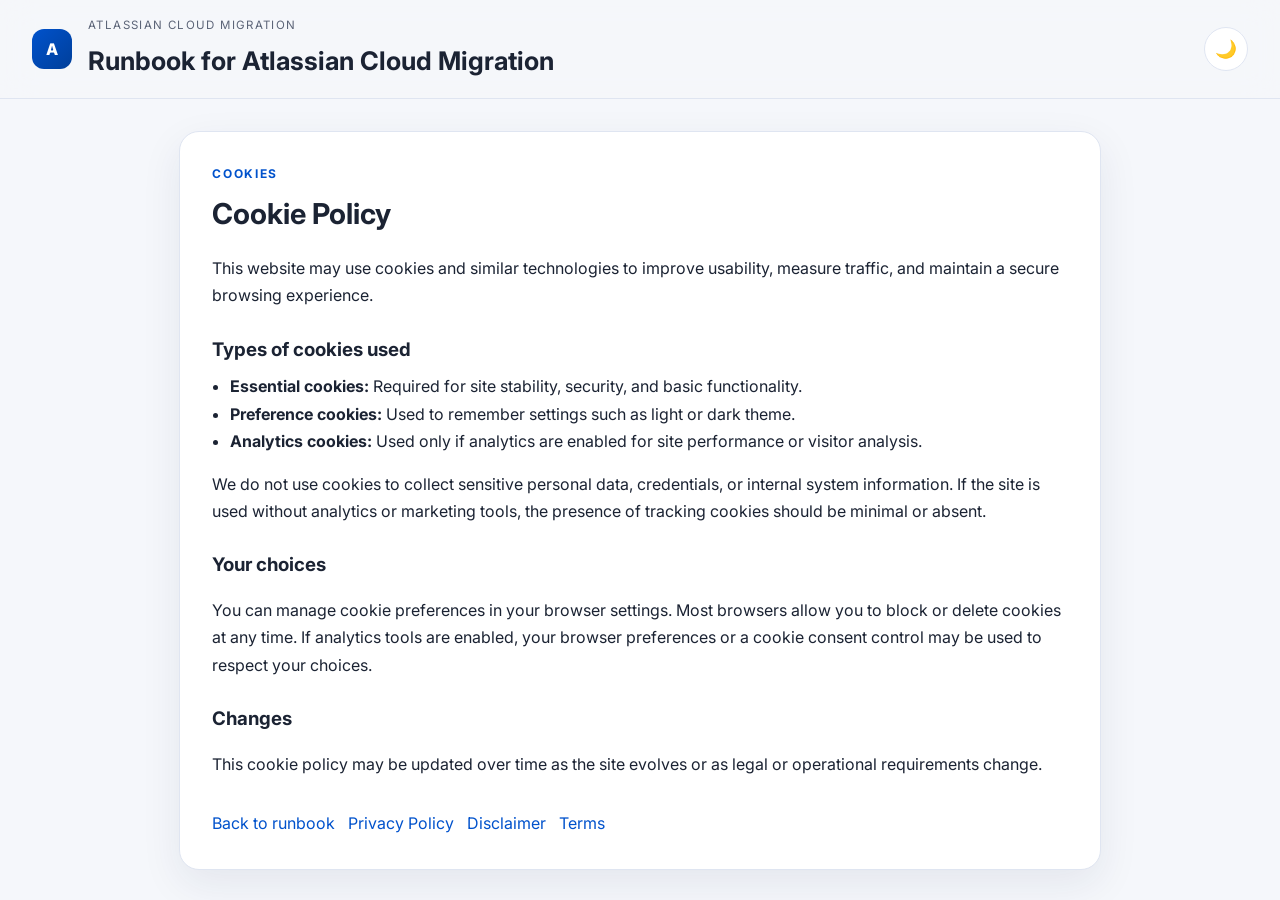
<file: cookie-policy.html>
<!DOCTYPE html>
<html lang="en">
  <head>
    <meta charset="UTF-8" />
    <meta name="viewport" content="width=device-width, initial-scale=1.0" />
    <title>Cookie Policy | Runbook for Atlassian Cloud Migration</title>
    <meta name="description" content="Cookie policy for the Atlassian Cloud migration runbook website." />
    <link rel="preconnect" href="https://fonts.googleapis.com" />
    <link rel="preconnect" href="https://fonts.gstatic.com" crossorigin />
    <link href="https://fonts.googleapis.com/css2?family=Inter:wght@400;500;600;700;800&display=swap" rel="stylesheet" />
    <link rel="stylesheet" href="styles.css" />
  </head>
  <body class="legal-page-body" data-theme="light">
    <header class="topbar legal-header">
      <div class="brand-wrap">
        <div class="brand-mark">A</div>
        <div>
          <p class="eyebrow">Atlassian Cloud Migration</p>
          <h1>Runbook for Atlassian Cloud Migration</h1>
        </div>
      </div>
      <div class="header-actions">
        <button id="themeToggle" class="theme-toggle" type="button" aria-label="Toggle color theme">
          <span class="toggle-icon">🌙</span>
        </button>
      </div>
    </header>

    <main class="legal-shell">
      <article class="legal-card">
        <p class="section-kicker">Cookies</p>
        <h2>Cookie Policy</h2>

        <p>This website may use cookies and similar technologies to improve usability, measure traffic, and maintain a secure browsing experience.</p>

        <h3>Types of cookies used</h3>
        <ul class="check-list">
          <li><strong>Essential cookies:</strong> Required for site stability, security, and basic functionality.</li>
          <li><strong>Preference cookies:</strong> Used to remember settings such as light or dark theme.</li>
          <li><strong>Analytics cookies:</strong> Used only if analytics are enabled for site performance or visitor analysis.</li>
        </ul>

        <p>We do not use cookies to collect sensitive personal data, credentials, or internal system information. If the site is used without analytics or marketing tools, the presence of tracking cookies should be minimal or absent.</p>

        <h3>Your choices</h3>
        <p>You can manage cookie preferences in your browser settings. Most browsers allow you to block or delete cookies at any time. If analytics tools are enabled, your browser preferences or a cookie consent control may be used to respect your choices.</p>

        <h3>Changes</h3>
        <p>This cookie policy may be updated over time as the site evolves or as legal or operational requirements change.</p>

        <div class="legal-links">
          <a href="index.html">Back to runbook</a>
          <a href="privacy-policy.html">Privacy Policy</a>
          <a href="disclaimer.html">Disclaimer</a>
          <a href="terms.html">Terms</a>
        </div>
      </article>
    </main>

    <script src="app.js"></script>
  </body>
</html>
</file>
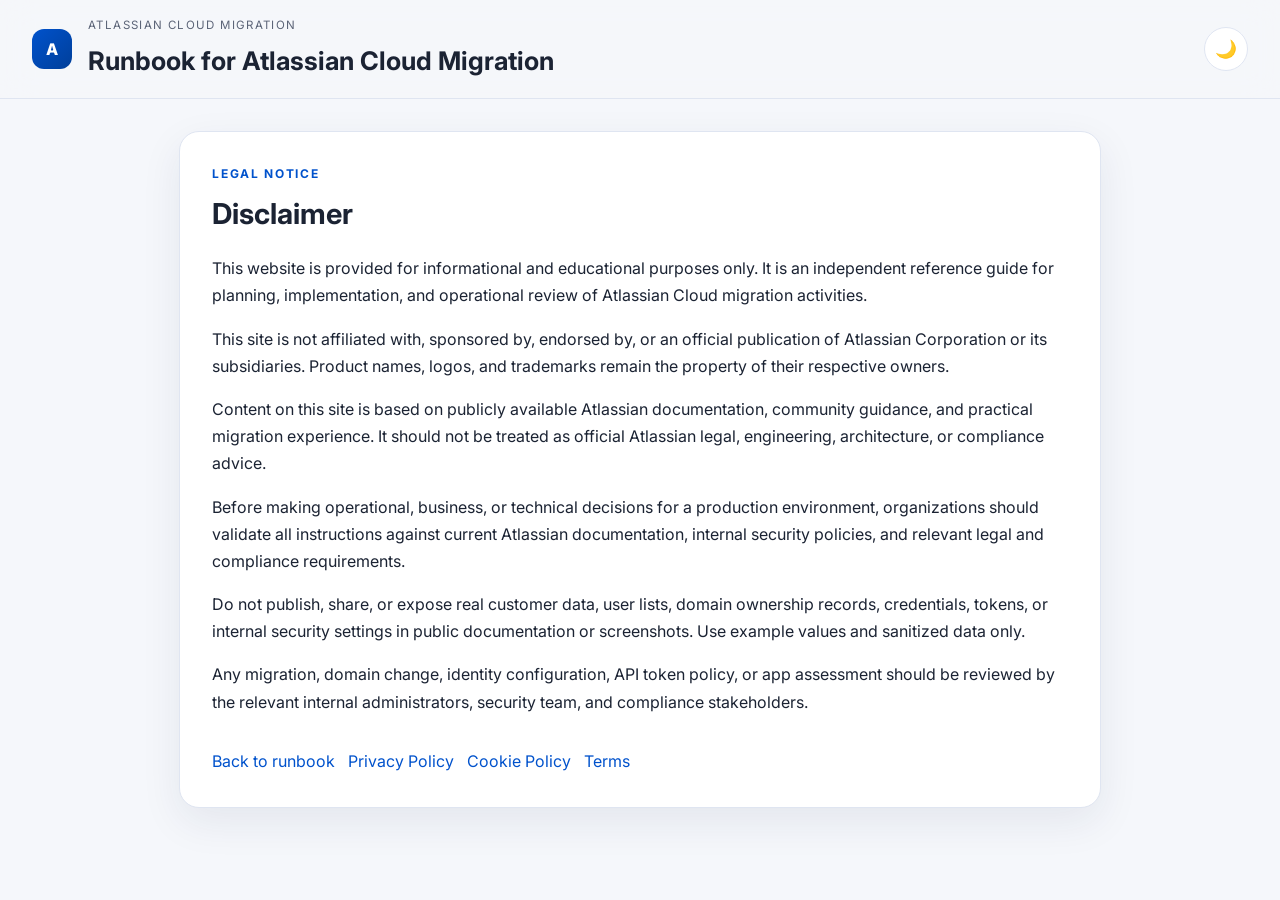
<file: disclaimer.html>
<!DOCTYPE html>
<html lang="en">
  <head>
    <meta charset="UTF-8" />
    <meta name="viewport" content="width=device-width, initial-scale=1.0" />
    <title>Disclaimer | Runbook for Atlassian Cloud Migration</title>
    <meta name="description" content="Disclaimer for the Atlassian Cloud migration runbook website." />
    <link rel="preconnect" href="https://fonts.googleapis.com" />
    <link rel="preconnect" href="https://fonts.gstatic.com" crossorigin />
    <link href="https://fonts.googleapis.com/css2?family=Inter:wght@400;500;600;700;800&display=swap" rel="stylesheet" />
    <link rel="stylesheet" href="styles.css" />
  </head>
  <body class="legal-page-body" data-theme="light">
    <header class="topbar legal-header">
      <div class="brand-wrap">
        <div class="brand-mark">A</div>
        <div>
          <p class="eyebrow">Atlassian Cloud Migration</p>
          <h1>Runbook for Atlassian Cloud Migration</h1>
        </div>
      </div>
      <div class="header-actions">
        <button id="themeToggle" class="theme-toggle" type="button" aria-label="Toggle color theme">
          <span class="toggle-icon">🌙</span>
        </button>
      </div>
    </header>

    <main class="legal-shell">
      <article class="legal-card">
        <p class="section-kicker">Legal notice</p>
        <h2>Disclaimer</h2>

        <p>This website is provided for informational and educational purposes only. It is an independent reference guide for planning, implementation, and operational review of Atlassian Cloud migration activities.</p>

        <p>This site is not affiliated with, sponsored by, endorsed by, or an official publication of Atlassian Corporation or its subsidiaries. Product names, logos, and trademarks remain the property of their respective owners.</p>

        <p>Content on this site is based on publicly available Atlassian documentation, community guidance, and practical migration experience. It should not be treated as official Atlassian legal, engineering, architecture, or compliance advice.</p>

        <p>Before making operational, business, or technical decisions for a production environment, organizations should validate all instructions against current Atlassian documentation, internal security policies, and relevant legal and compliance requirements.</p>

        <p>Do not publish, share, or expose real customer data, user lists, domain ownership records, credentials, tokens, or internal security settings in public documentation or screenshots. Use example values and sanitized data only.</p>

        <p>Any migration, domain change, identity configuration, API token policy, or app assessment should be reviewed by the relevant internal administrators, security team, and compliance stakeholders.</p>

        <div class="legal-links">
          <a href="index.html">Back to runbook</a>
          <a href="privacy-policy.html">Privacy Policy</a>
          <a href="cookie-policy.html">Cookie Policy</a>
          <a href="terms.html">Terms</a>
        </div>
      </article>
    </main>

    <script src="app.js"></script>
  </body>
</html>
</file>
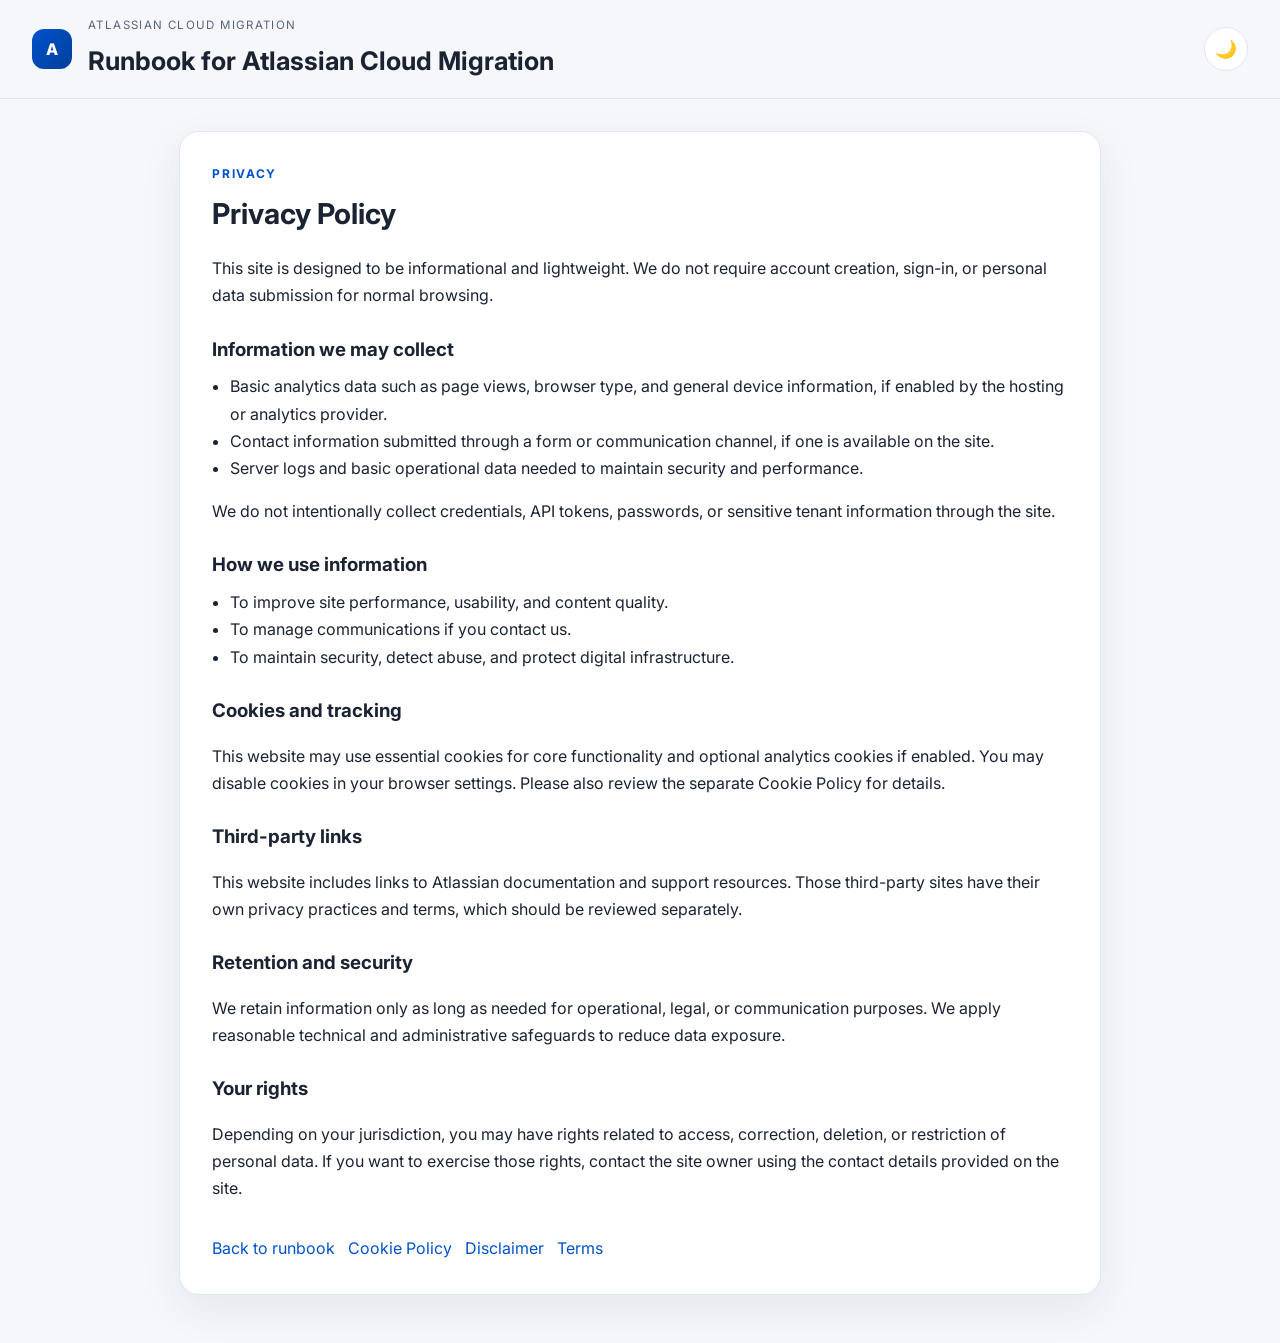
<file: privacy-policy.html>
<!DOCTYPE html>
<html lang="en">
  <head>
    <meta charset="UTF-8" />
    <meta name="viewport" content="width=device-width, initial-scale=1.0" />
    <title>Privacy Policy | Runbook for Atlassian Cloud Migration</title>
    <meta name="description" content="Privacy policy for the Atlassian Cloud migration runbook website." />
    <link rel="preconnect" href="https://fonts.googleapis.com" />
    <link rel="preconnect" href="https://fonts.gstatic.com" crossorigin />
    <link href="https://fonts.googleapis.com/css2?family=Inter:wght@400;500;600;700;800&display=swap" rel="stylesheet" />
    <link rel="stylesheet" href="styles.css" />
  </head>
  <body class="legal-page-body" data-theme="light">
    <header class="topbar legal-header">
      <div class="brand-wrap">
        <div class="brand-mark">A</div>
        <div>
          <p class="eyebrow">Atlassian Cloud Migration</p>
          <h1>Runbook for Atlassian Cloud Migration</h1>
        </div>
      </div>
      <div class="header-actions">
        <button id="themeToggle" class="theme-toggle" type="button" aria-label="Toggle color theme">
          <span class="toggle-icon">🌙</span>
        </button>
      </div>
    </header>

    <main class="legal-shell">
      <article class="legal-card">
        <p class="section-kicker">Privacy</p>
        <h2>Privacy Policy</h2>

        <p>This site is designed to be informational and lightweight. We do not require account creation, sign-in, or personal data submission for normal browsing.</p>

        <h3>Information we may collect</h3>
        <ul class="check-list">
          <li>Basic analytics data such as page views, browser type, and general device information, if enabled by the hosting or analytics provider.</li>
          <li>Contact information submitted through a form or communication channel, if one is available on the site.</li>
          <li>Server logs and basic operational data needed to maintain security and performance.</li>
        </ul>

        <p>We do not intentionally collect credentials, API tokens, passwords, or sensitive tenant information through the site.</p>

        <h3>How we use information</h3>
        <ul class="check-list">
          <li>To improve site performance, usability, and content quality.</li>
          <li>To manage communications if you contact us.</li>
          <li>To maintain security, detect abuse, and protect digital infrastructure.</li>
        </ul>

        <h3>Cookies and tracking</h3>
        <p>This website may use essential cookies for core functionality and optional analytics cookies if enabled. You may disable cookies in your browser settings. Please also review the separate Cookie Policy for details.</p>

        <h3>Third-party links</h3>
        <p>This website includes links to Atlassian documentation and support resources. Those third-party sites have their own privacy practices and terms, which should be reviewed separately.</p>

        <h3>Retention and security</h3>
        <p>We retain information only as long as needed for operational, legal, or communication purposes. We apply reasonable technical and administrative safeguards to reduce data exposure.</p>

        <h3>Your rights</h3>
        <p>Depending on your jurisdiction, you may have rights related to access, correction, deletion, or restriction of personal data. If you want to exercise those rights, contact the site owner using the contact details provided on the site.</p>

        <div class="legal-links">
          <a href="index.html">Back to runbook</a>
          <a href="cookie-policy.html">Cookie Policy</a>
          <a href="disclaimer.html">Disclaimer</a>
          <a href="terms.html">Terms</a>
        </div>
      </article>
    </main>

    <script src="app.js"></script>
  </body>
</html>
</file>
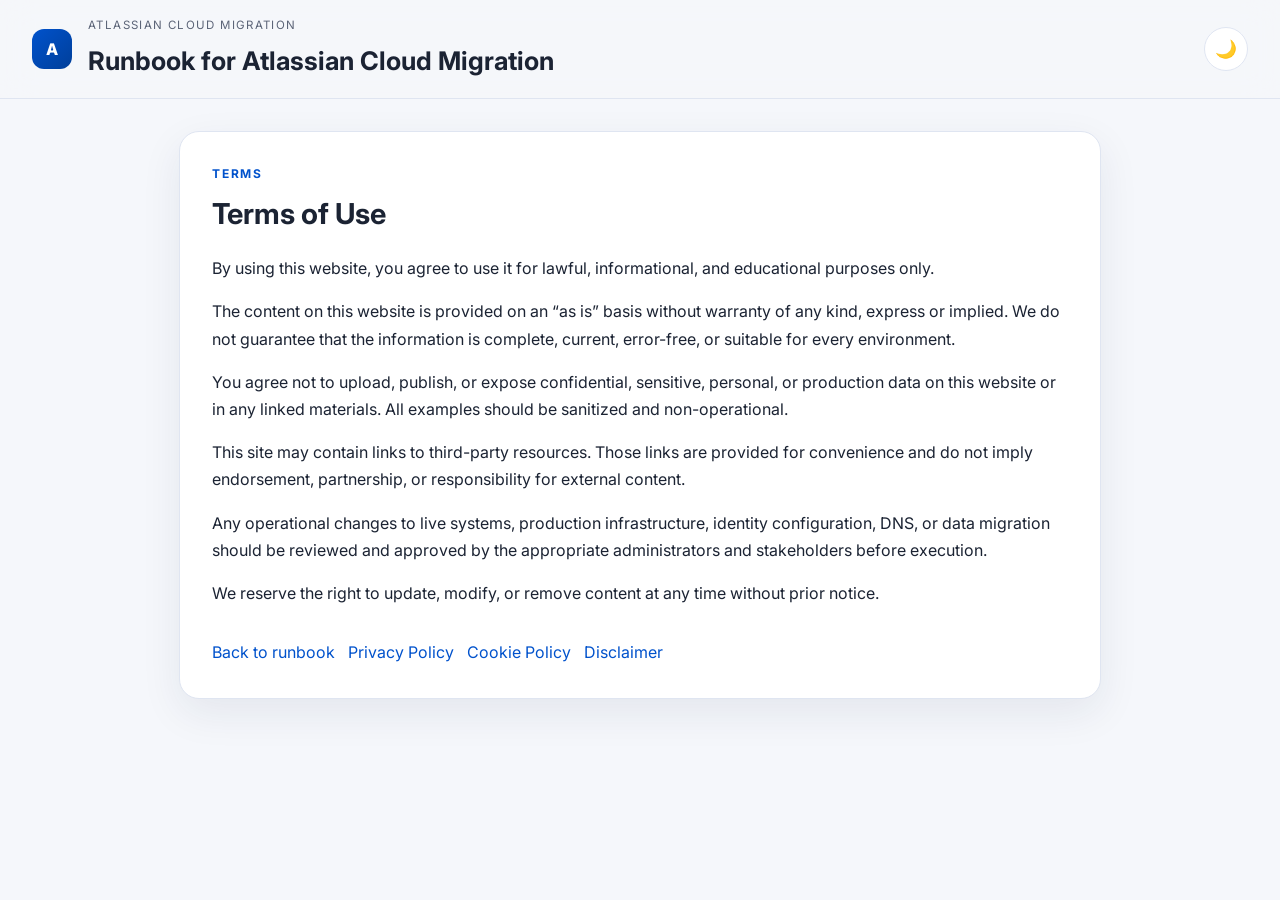
<file: terms.html>
<!DOCTYPE html>
<html lang="en">
  <head>
    <meta charset="UTF-8" />
    <meta name="viewport" content="width=device-width, initial-scale=1.0" />
    <title>Terms | Runbook for Atlassian Cloud Migration</title>
    <meta name="description" content="Terms of use for the Atlassian Cloud migration runbook website." />
    <link rel="preconnect" href="https://fonts.googleapis.com" />
    <link rel="preconnect" href="https://fonts.gstatic.com" crossorigin />
    <link href="https://fonts.googleapis.com/css2?family=Inter:wght@400;500;600;700;800&display=swap" rel="stylesheet" />
    <link rel="stylesheet" href="styles.css" />
  </head>
  <body class="legal-page-body" data-theme="light">
    <header class="topbar legal-header">
      <div class="brand-wrap">
        <div class="brand-mark">A</div>
        <div>
          <p class="eyebrow">Atlassian Cloud Migration</p>
          <h1>Runbook for Atlassian Cloud Migration</h1>
        </div>
      </div>
      <div class="header-actions">
        <button id="themeToggle" class="theme-toggle" type="button" aria-label="Toggle color theme">
          <span class="toggle-icon">🌙</span>
        </button>
      </div>
    </header>

    <main class="legal-shell">
      <article class="legal-card">
        <p class="section-kicker">Terms</p>
        <h2>Terms of Use</h2>

        <p>By using this website, you agree to use it for lawful, informational, and educational purposes only.</p>

        <p>The content on this website is provided on an “as is” basis without warranty of any kind, express or implied. We do not guarantee that the information is complete, current, error-free, or suitable for every environment.</p>

        <p>You agree not to upload, publish, or expose confidential, sensitive, personal, or production data on this website or in any linked materials. All examples should be sanitized and non-operational.</p>

        <p>This site may contain links to third-party resources. Those links are provided for convenience and do not imply endorsement, partnership, or responsibility for external content.</p>

        <p>Any operational changes to live systems, production infrastructure, identity configuration, DNS, or data migration should be reviewed and approved by the appropriate administrators and stakeholders before execution.</p>

        <p>We reserve the right to update, modify, or remove content at any time without prior notice.</p>

        <div class="legal-links">
          <a href="index.html">Back to runbook</a>
          <a href="privacy-policy.html">Privacy Policy</a>
          <a href="cookie-policy.html">Cookie Policy</a>
          <a href="disclaimer.html">Disclaimer</a>
        </div>
      </article>
    </main>

    <script src="app.js"></script>
  </body>
</html>
</file>
<file: styles.css>
:root {
  --bg: #f5f7fb;
  --bg-elevated: #ffffff;
  --bg-panel: #eef3ff;
  --surface: #ffffff;
  --surface-soft: #f8faff;
  --border: #dfe5f1;
  --text: #1b2333;
  --text-soft: #5b6477;
  --primary: #0052cc;
  --primary-strong: #003f9a;
  --primary-soft: rgba(0, 82, 204, 0.12);
  --success: #0e9f6e;
  --warning: #b76a00;
  --info: #0052cc;
  --shadow: 0 14px 40px rgba(26, 39, 72, 0.08);
  --code-bg: #0f172a;
  --code-text: #e2e8f0;
  --muted: #eef3f8;
}

body[data-theme='dark'] {
  --bg: #0b1220;
  --bg-elevated: #121d2d;
  --bg-panel: #0f172a;
  --surface: #112033;
  --surface-soft: #0f1b2d;
  --border: rgba(148, 163, 184, 0.2);
  --text: #edf2ff;
  --text-soft: #afbbcf;
  --primary: #7aa7ff;
  --primary-strong: #a7c4ff;
  --primary-soft: rgba(122, 167, 255, 0.14);
  --success: #50d890;
  --warning: #ffb454;
  --info: #7aa7ff;
  --shadow: 0 16px 42px rgba(2, 6, 23, 0.5);
  --code-bg: #020817;
  --code-text: #dbeafe;
  --muted: #1b2940;
}

* {
  box-sizing: border-box;
}

html {
  scroll-behavior: smooth;
}

body {
  margin: 0;
  font-family: 'Inter', sans-serif;
  background: var(--bg);
  color: var(--text);
  line-height: 1.7;
}

a {
  color: var(--primary);
  text-decoration: none;
}

a:hover {
  text-decoration: underline;
}

code {
  font-family: 'SFMono-Regular', Consolas, 'Liberation Mono', Menlo, monospace;
}

.topbar {
  position: sticky;
  top: 0;
  z-index: 30;
  display: flex;
  justify-content: space-between;
  align-items: center;
  gap: 1rem;
  padding: 1rem 2rem;
  background: rgba(245, 247, 251, 0.8);
  backdrop-filter: blur(16px);
  border-bottom: 1px solid var(--border);
}

body[data-theme='dark'] .topbar {
  background: rgba(11, 18, 32, 0.8);
}

.brand-wrap {
  display: flex;
  align-items: center;
  gap: 1rem;
}

.brand-mark {
  display: grid;
  place-items: center;
  width: 40px;
  height: 40px;
  border-radius: 12px;
  background: linear-gradient(135deg, var(--primary), var(--primary-strong));
  color: white;
  font-weight: 800;
}

.eyebrow {
  margin: 0;
  font-size: 0.72rem;
  letter-spacing: 0.12em;
  text-transform: uppercase;
  color: var(--text-soft);
}

.topbar h1 {
  margin: 0.2rem 0 0;
  font-size: clamp(1.1rem, 2vw, 1.6rem);
}

.header-actions {
  display: flex;
  align-items: center;
  gap: 0.8rem;
}

.status-pill {
  border: 1px solid var(--border);
  background: var(--bg-elevated);
  color: var(--text);
  border-radius: 999px;
  padding: 0.52rem 0.8rem;
  font-size: 0.82rem;
  display: inline-flex;
  align-items: center;
  gap: 0.5rem;
}

.status-pill .dot {
  width: 8px;
  height: 8px;
  border-radius: 50%;
  background: var(--success);
  display: block;
}

.theme-toggle {
  border: 1px solid var(--border);
  background: var(--bg-elevated);
  color: var(--text);
  width: 44px;
  height: 44px;
  border-radius: 50%;
  cursor: pointer;
  font-size: 1.1rem;
}

.progress-shell {
  max-width: 1280px;
  margin: 1.5rem auto 0;
  padding: 0 2rem;
}

.progress-meta {
  display: flex;
  justify-content: space-between;
  align-items: center;
  color: var(--text-soft);
  margin-bottom: 0.6rem;
  font-size: 0.9rem;
}

.progress-bar {
  position: relative;
  height: 12px;
  background: var(--surface);
  border: 1px solid var(--border);
  border-radius: 999px;
  overflow: hidden;
}

.progress-fill {
  display: block;
  width: 16.67%;
  height: 100%;
  background: linear-gradient(90deg, var(--primary), #3d8bff);
  border-radius: inherit;
}

.phase-dots {
  display: flex;
  justify-content: space-between;
  margin-top: 0.75rem;
  max-width: 320px;
}

.phase-dots .dot {
  width: 10px;
  height: 10px;
  border-radius: 50%;
  background: var(--border);
}

.phase-dots .dot.active {
  background: var(--primary);
}

.layout {
  max-width: 1280px;
  margin: 1.75rem auto 3rem;
  padding: 0 2rem;
  display: grid;
  grid-template-columns: 280px minmax(0, 1fr);
  gap: 2rem;
}

.sidebar {
  position: sticky;
  top: 110px;
  align-self: start;
}

.sidebar nav {
  background: var(--surface);
  border: 1px solid var(--border);
  border-radius: 18px;
  box-shadow: var(--shadow);
  padding: 1rem 0.85rem;
}

.sidebar ul {
  list-style: none;
  padding: 0;
  margin: 0;
}

.sidebar li + li {
  margin-top: 0.35rem;
}

.sidebar a {
  display: block;
  padding: 0.7rem 0.8rem;
  border-radius: 10px;
  color: var(--text);
  font-weight: 500;
}

.sidebar a:hover {
  background: var(--primary-soft);
  text-decoration: none;
}

.content {
  min-width: 0;
}

.card,
.content-section {
  background: var(--surface);
  border: 1px solid var(--border);
  border-radius: 20px;
  box-shadow: var(--shadow);
}

.hero {
  padding: 2rem;
}

.hero h2,
.content-section h2 {
  margin-top: 0.2rem;
  margin-bottom: 1rem;
  font-size: clamp(1.8rem, 2vw, 2.5rem);
  line-height: 1.2;
}

.section-kicker {
  margin: 0 0 0.35rem;
  color: var(--primary);
  font-size: 0.75rem;
  letter-spacing: 0.14em;
  text-transform: uppercase;
  font-weight: 700;
}

.hero-grid {
  display: grid;
  grid-template-columns: repeat(2, minmax(0, 1fr));
  gap: 1.2rem;
  margin-top: 1.5rem;
}

.hero-grid h3,
.resource-card h3,
.compare-card h3,
.runbook-card h4,
.log-grid h4 {
  margin-top: 0;
  margin-bottom: 0.7rem;
}

.hero-grid ul,
.check-list,
.compare-card ul,
.numbered-list {
  margin: 0;
  padding-left: 1.1rem;
}

.content-section {
  margin-top: 1.8rem;
  padding: 2rem;
}

.section-header h2 {
  font-size: clamp(1.5rem, 2vw, 2.2rem);
}

.alert {
  padding: 1rem 1rem 1rem 1.1rem;
  border-left: 4px solid var(--info);
  background: var(--primary-soft);
  border-radius: 12px;
  margin: 1.25rem 0;
}

.alert.warning {
  border-left-color: var(--warning);
  background: rgba(183, 106, 0, 0.08);
}

.alert.success {
  border-left-color: var(--success);
  background: rgba(14, 159, 110, 0.08);
}

.resource-card,
.compare-card,
.runbook-card {
  padding: 1.1rem 1.15rem;
  border: 1px solid var(--border);
  border-radius: 14px;
  background: var(--surface-soft);
}

.link-row,
.link-grid {
  display: flex;
  flex-wrap: wrap;
  gap: 0.8rem;
}

.link-row a,
.link-grid a,
.link-row span {
  display: inline-flex;
  align-items: center;
  padding: 0.7rem 0.9rem;
  border-radius: 10px;
  background: var(--primary-soft);
  font-weight: 600;
}

.code-block {
  margin: 1rem 0 1.2rem;
  border: 1px solid var(--border);
  border-radius: 14px;
  background: var(--code-bg);
  overflow: hidden;
}

.code-header {
  display: flex;
  justify-content: space-between;
  align-items: center;
  padding: 0.7rem 0.9rem;
  background: rgba(148, 163, 184, 0.1);
  border-bottom: 1px solid rgba(148, 163, 184, 0.15);
  color: var(--code-text);
  font-size: 0.8rem;
}

.copy-btn {
  border: 1px solid rgba(255, 255, 255, 0.15);
  background: rgba(255, 255, 255, 0.05);
  color: var(--code-text);
  border-radius: 8px;
  padding: 0.38rem 0.7rem;
  cursor: pointer;
}

pre {
  margin: 0;
  padding: 1rem 1.1rem 1.2rem;
  overflow-x: auto;
  color: var(--code-text);
  font-size: 0.92rem;
}

.reference-link {
  margin-top: 0.5rem;
}

.comparison-grid {
  display: grid;
  grid-template-columns: repeat(2, minmax(0, 1fr));
  gap: 1rem;
  margin: 1.2rem 0 1.6rem;
}

.table-wrap {
  overflow-x: auto;
  border-radius: 14px;
  border: 1px solid var(--border);
  margin-top: 1.5rem;
}

.table-spacer {
  margin-top: 2rem;
}

table {
  width: 100%;
  border-collapse: collapse;
  background: var(--bg-elevated);
}

th,
td {
  text-align: left;
  padding: 0.9rem 1rem;
  border-bottom: 1px solid var(--border);
  vertical-align: top;
}

th {
  background: var(--surface-soft);
  color: var(--text);
}

.numbered-list {
  padding-left: 1.2rem;
}

.numbered-list li + li {
  margin-top: 0.5rem;
}

.runbook-grid {
  display: grid;
  grid-template-columns: repeat(2, minmax(0, 1fr));
  gap: 1rem;
  margin: 1rem 0 1.3rem;
}

.tag {
  display: inline-block;
  margin-bottom: 0.7rem;
  padding: 0.3rem 0.65rem;
  border-radius: 999px;
  background: var(--primary-soft);
  color: var(--primary);
  font-size: 0.7rem;
  font-weight: 700;
  letter-spacing: 0.08em;
  text-transform: uppercase;
}

.success-tag {
  background: rgba(14, 159, 110, 0.12);
  color: var(--success);
}

.log-grid {
  display: grid;
  grid-template-columns: repeat(3, minmax(0, 1fr));
  gap: 1rem;
}

.admin-gallery {
  display: grid;
  grid-template-columns: repeat(3, minmax(0, 1fr));
  gap: 1rem;
  margin-top: 2rem;
}

.mockup-card {
  border: 1px solid var(--border);
  border-radius: 16px;
  background: var(--surface-soft);
  padding: 0.8rem;
}

.mockup-card p {
  margin: 0.85rem 0 0;
  color: var(--text-soft);
}

.mockup-window.image-card {
  padding: 0;
}

.mockup-window.image-card img {
  display: block;
  width: 100%;
  height: auto;
  border-radius: 12px;
}

.mockup-window {
  border: 1px solid var(--border);
  border-radius: 12px;
  overflow: hidden;
  background: var(--bg-elevated);
}

.mockup-header {
  display: flex;
  align-items: center;
  gap: 0.45rem;
  padding: 0.7rem 0.8rem;
  border-bottom: 1px solid var(--border);
  background: var(--muted);
}

.window-dot {
  display: inline-block;
  width: 10px;
  height: 10px;
  border-radius: 50%;
}

.dot-red { background: #f87171; }
.dot-yellow { background: #fbbf24; }
.dot-green { background: #34d399; }

.mockup-title {
  margin-left: 0.6rem;
  font-size: 0.78rem;
  font-weight: 700;
  color: var(--text-soft);
}

.mockup-body {
  display: flex;
  min-height: 220px;
}

.mockup-sidebar {
  width: 120px;
  padding: 0.8rem 0.65rem;
  background: var(--surface-soft);
  border-right: 1px solid var(--border);
  display: flex;
  flex-direction: column;
  gap: 0.55rem;
  color: var(--text-soft);
  font-size: 0.74rem;
}

.mockup-content {
  flex: 1;
  display: flex;
  flex-direction: column;
  gap: 0.8rem;
  padding: 1rem;
  background: var(--bg-elevated);
}

.mockup-content.wide {
  gap: 0.9rem;
}

.field-row {
  display: flex;
  align-items: center;
  gap: 0.6rem;
  padding: 0.7rem 0.8rem;
  background: var(--surface-soft);
  border: 1px solid var(--border);
  border-radius: 8px;
  color: var(--text);
  font-size: 0.8rem;
}

.pill {
  display: inline-flex;
  padding: 0.18rem 0.55rem;
  border-radius: 999px;
  background: var(--primary-soft);
  color: var(--primary);
  font-size: 0.65rem;
  font-weight: 700;
  letter-spacing: 0.06em;
  text-transform: uppercase;
}

.success-pill {
  background: rgba(14, 159, 110, 0.12);
  color: var(--success);
}

.field-label {
  font-weight: 700;
  color: var(--text-soft);
}

.section-box {
  border: 1px solid var(--border);
  background: var(--surface-soft);
  border-radius: 8px;
  padding: 0.8rem;
}

.section-box strong {
  display: block;
  font-size: 0.72rem;
  letter-spacing: 0.06em;
  text-transform: uppercase;
  color: var(--text-soft);
}

.section-box p {
  margin: 0.5rem 0 0;
  color: var(--text);
  font-weight: 600;
}

.mini-table {
  width: 100%;
  border-collapse: collapse;
  font-size: 0.75rem;
}

.mini-table th,
.mini-table td {
  border-bottom: 1px solid var(--border);
  padding: 0.6rem 0.5rem;
}

.site-footer {
  max-width: 1280px;
  margin: 0 auto 2rem;
  padding: 0 2rem;
}

.footer-links {
  display: flex;
  flex-wrap: wrap;
  gap: 0.8rem;
  justify-content: center;
  padding-top: 1rem;
  border-top: 1px solid var(--border);
}

.footer-links a {
  color: var(--text-soft);
  font-size: 0.92rem;
}

.legal-page-body {
  min-height: 100vh;
}

.legal-shell {
  max-width: 960px;
  margin: 2rem auto 3rem;
  padding: 0 1.2rem;
}

.legal-card {
  background: var(--surface);
  border: 1px solid var(--border);
  border-radius: 20px;
  box-shadow: var(--shadow);
  padding: 2rem;
}

.legal-card h2 {
  margin-top: 0.2rem;
  margin-bottom: 1rem;
  font-size: clamp(1.8rem, 2vw, 2.4rem);
}

.legal-card h3 {
  margin-top: 1.5rem;
  margin-bottom: 0.5rem;
}

.legal-links {
  display: flex;
  flex-wrap: wrap;
  gap: 0.8rem;
  margin-top: 2rem;
}

@media (max-width: 980px) {
  .layout {
    grid-template-columns: 1fr;
  }

  .sidebar {
    position: relative;
    top: 0;
  }

  .sidebar nav {
    padding: 0.8rem;
  }

  .admin-gallery {
    grid-template-columns: 1fr;
  }
}

@media (max-width: 700px) {
  .topbar,
  .progress-shell,
  .layout {
    padding-left: 1rem;
    padding-right: 1rem;
  }

  .topbar {
    flex-wrap: wrap;
    justify-content: space-between;
  }

  .hero-grid,
  .comparison-grid,
  .runbook-grid,
  .log-grid {
    grid-template-columns: 1fr;
  }

  .content-section,
  .hero {
    padding: 1.2rem;
  }
}
</file>
